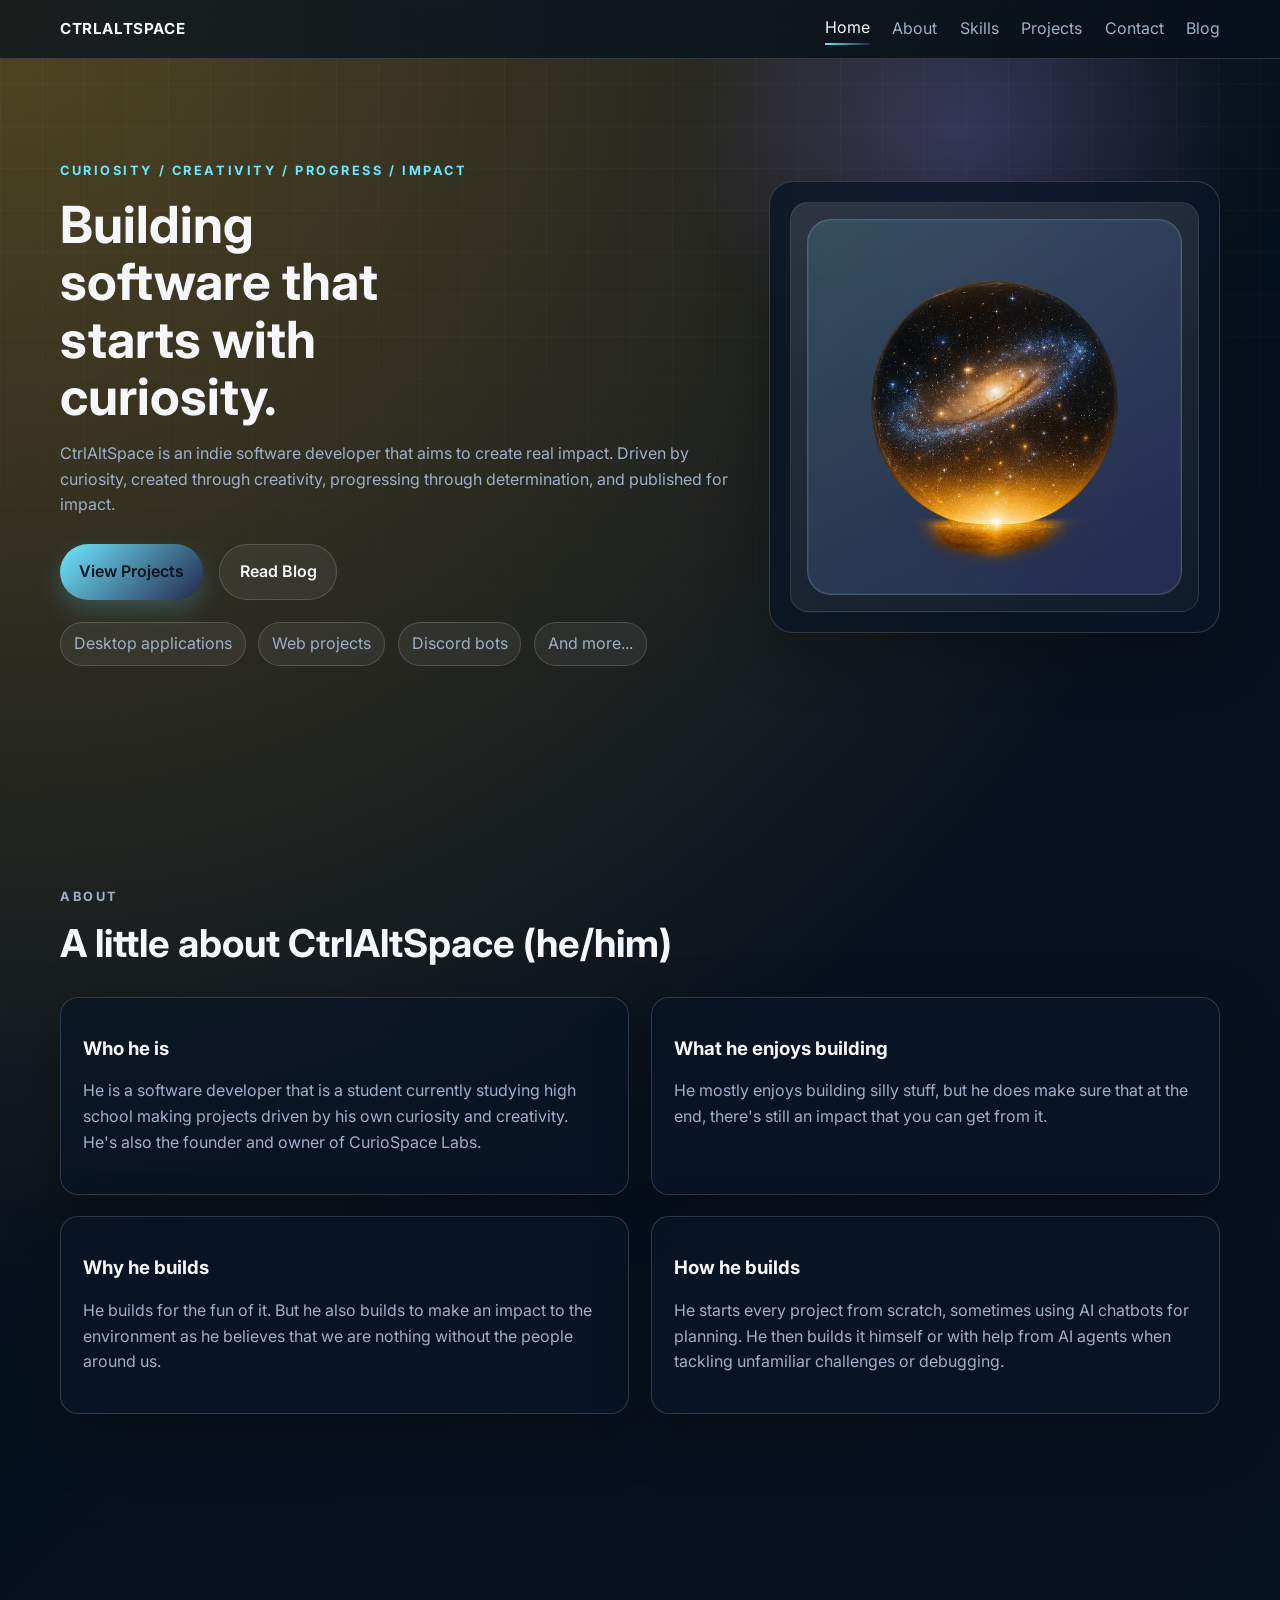
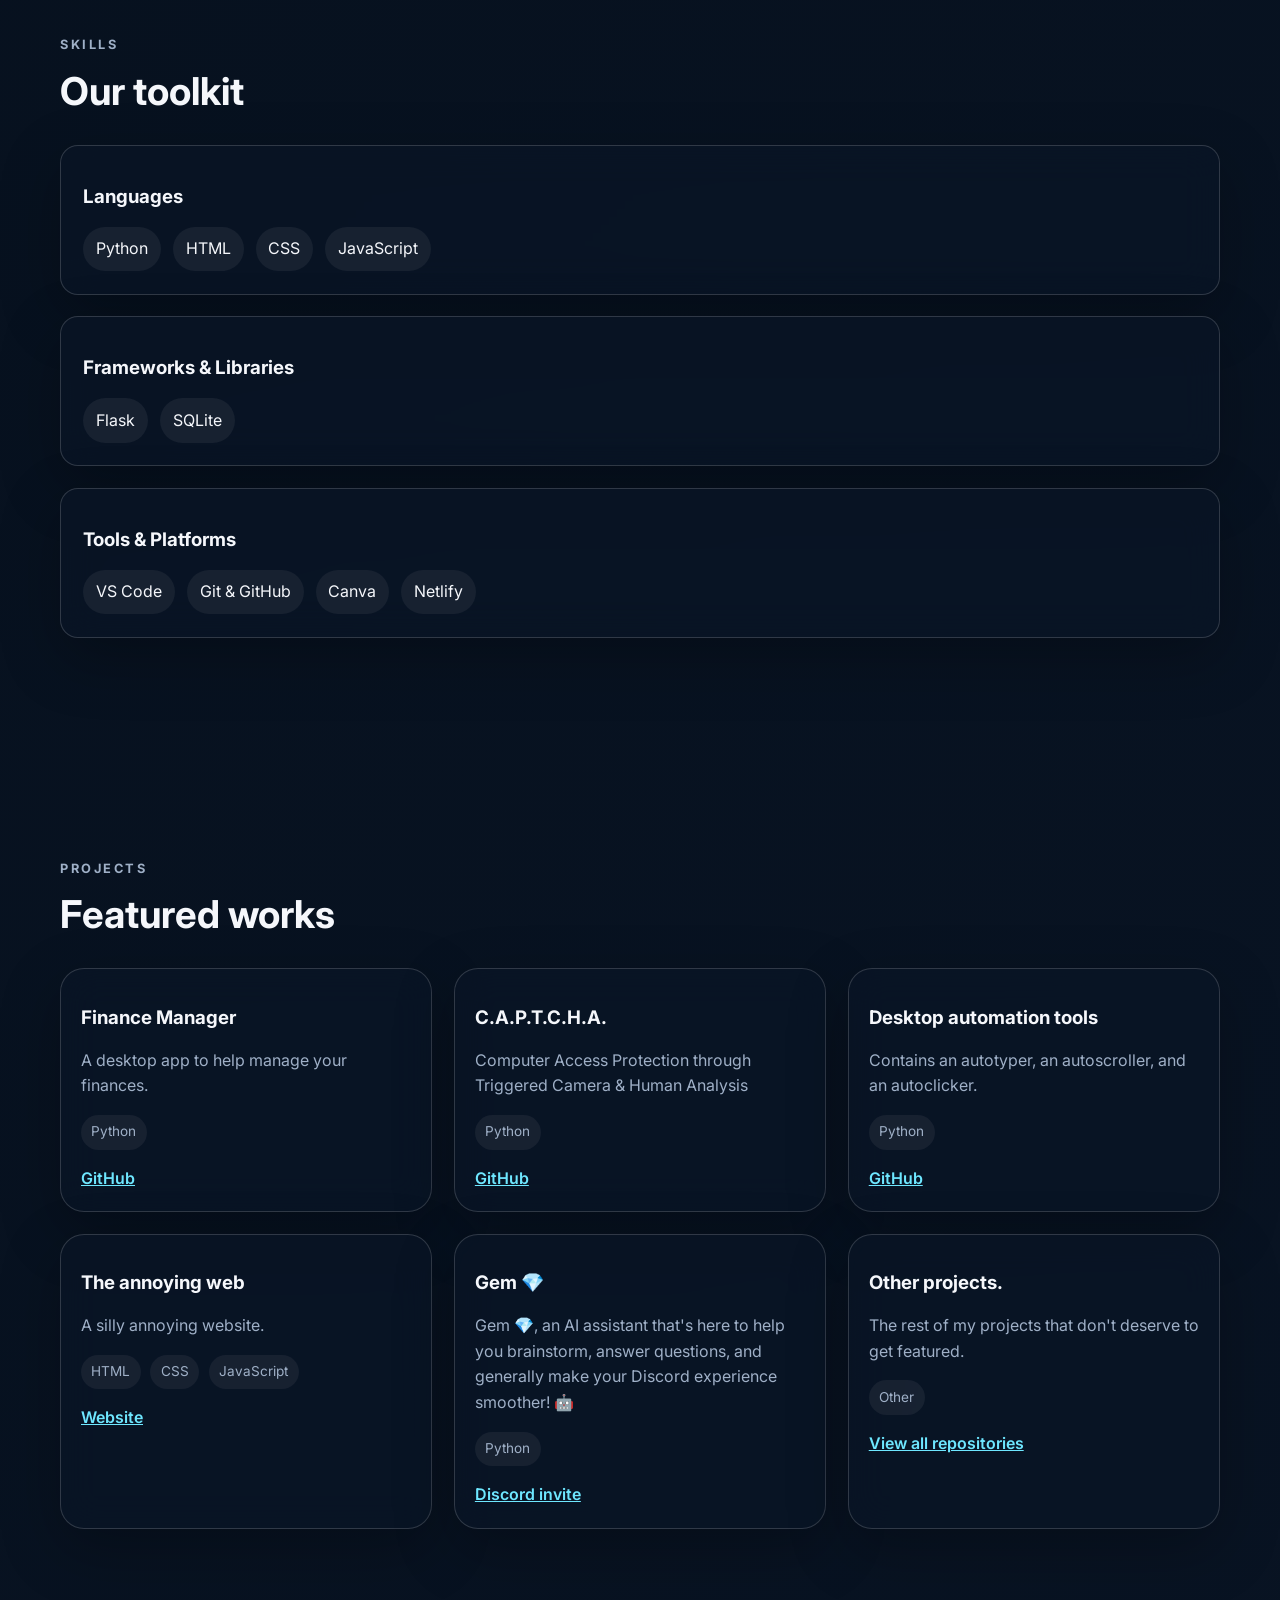
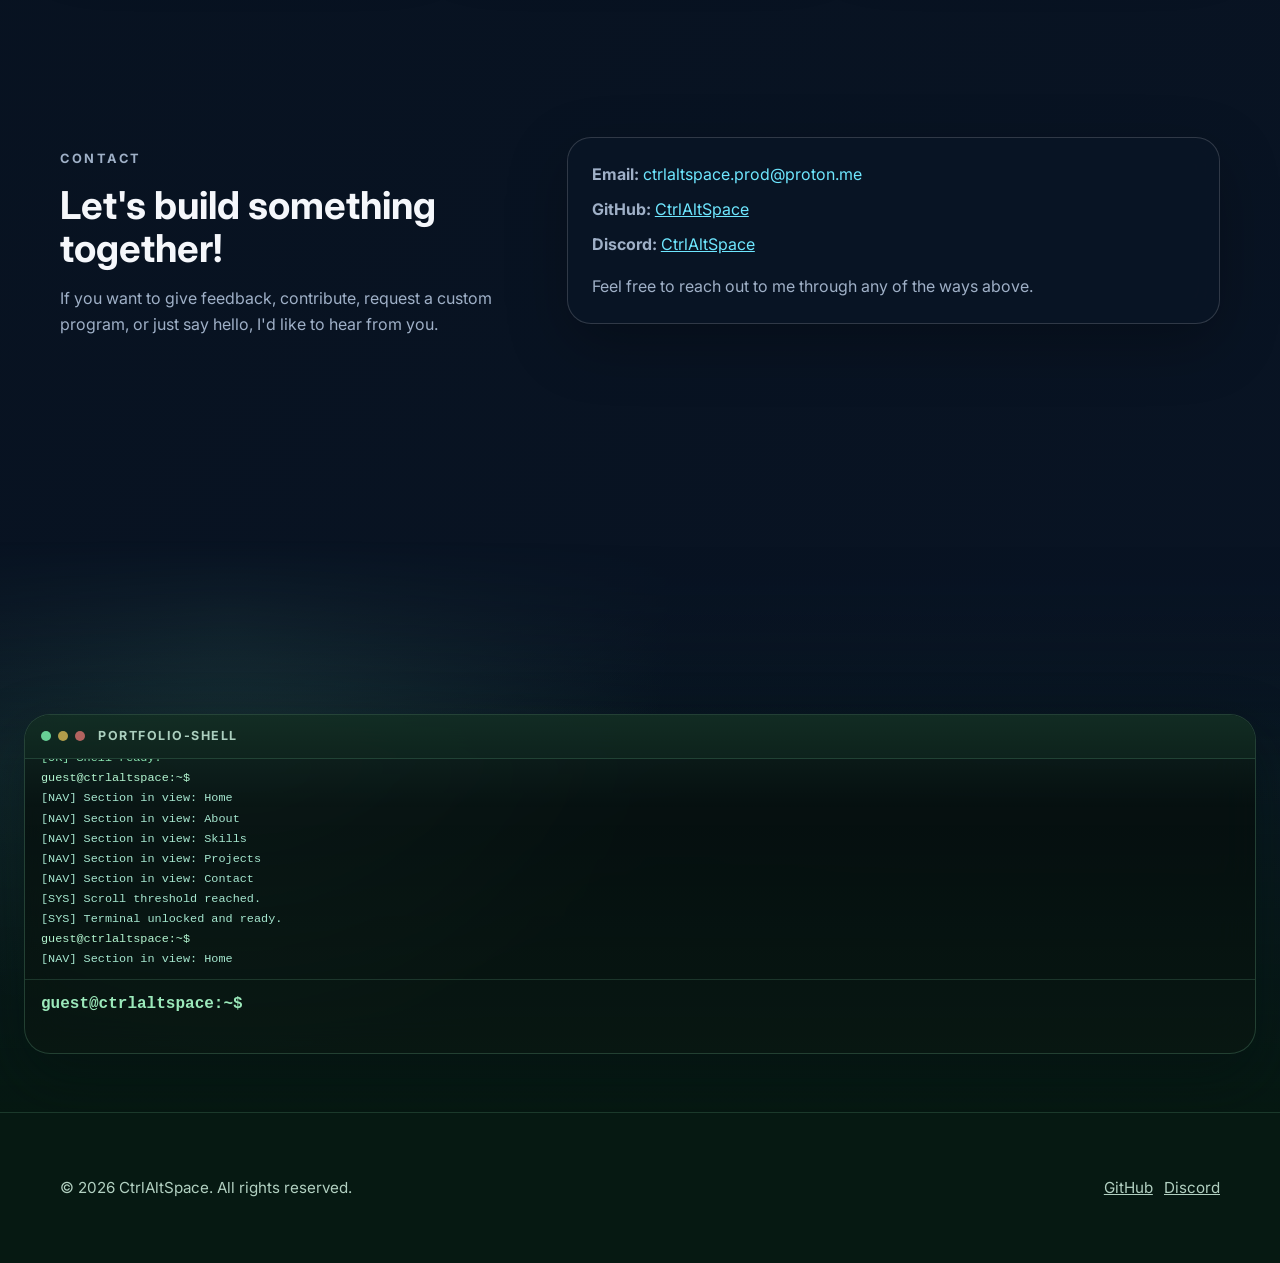
<file: index.html>
﻿<!doctype html>
<html lang="en">
  <head>
    <meta charset="UTF-8" />
    <meta name="viewport" content="width=device-width, initial-scale=1.0" />
    <meta
      name="description"
      content="CtrlAltSpace creates desktop applications, web projects, and silly stuff driven by creativity and curiosity."
    />
    <title>CtrlAltSpace</title>
    <link rel="icon" type="image/png" href="./favicon.png" />
    <link rel="preconnect" href="https://fonts.googleapis.com" />
    <link rel="preconnect" href="https://fonts.gstatic.com" crossorigin />
    <link
      href="https://fonts.googleapis.com/css2?family=Inter:wght@400;500;600;700;800&display=swap"
      rel="stylesheet"
    />
    <link rel="stylesheet" href="styles/main.css" />
    <link rel="canonical" href="https://ctrlaltspace.is-a.dev/" />
  </head>
  <body>
    <a class="skip-link" href="#main-content">Skip to content</a>

    <header class="site-header">
      <nav class="nav container" aria-label="Primary navigation">
        <a class="brand" href="#home">CtrlAltSpace</a>
        <button
          class="nav-toggle"
          type="button"
          aria-label="Open navigation"
          aria-expanded="false"
        >
          <span></span>
          <span></span>
          <span></span>
        </button>
        <div class="nav-links">
          <a href="#home" class="active">Home</a>
          <a href="#about">About</a>
          <a href="#skills">Skills</a>
          <a href="#projects">Projects</a>
          <a href="#contact">Contact</a>
          <a href="/blog">Blog</a>
        </div>
      </nav>
    </header>

    <main id="main-content">
      <section class="hero section" id="home">
        <div class="hero-glow"></div>
        <div class="container hero-grid">
          <div class="hero-copy reveal">
            <p class="eyebrow">Curiosity / Creativity / Progress / Impact</p>

            <h1>Building software that starts with curiosity.</h1>

            <p class="hero-text">
              CtrlAltSpace is an indie software developer that aims to
              create real impact. Driven by curiosity, created through
              creativity, progressing through determination, and published for
              impact.
            </p>
            <div class="hero-actions">
              <a class="btn btn-primary" href="#projects">View Projects</a>
              <a class="btn btn-secondary" href="/blog">Read Blog</a>
            </div>
            <ul class="hero-highlights" aria-label="Highlights">
              <li>Desktop applications</li>
              <li>Web projects</li>
              <li>Discord bots</li>
              <li>And more...</li>
            </ul>
          </div>
          <div class="hero-card reveal" aria-label="Portrait image card">
            <div class="card-surface image-card-surface">
              <div class="portrait-frame">
                <img
                  src="pfp.png"
                  alt="CtrlAltSpace logo"
                  class="portrait-image"
                />
              </div>
            </div>
          </div>
        </div>
      </section>

      <section class="section" id="about">
        <div class="container reveal">
          <div class="section-heading">
            <p class="eyebrow">About</p>
            <h2>A little about CtrlAltSpace (he/him)</h2>
          </div>
          <div class="about-grid">
            <article class="info-card">
              <h3>Who he is</h3>
              <p>
                He is a software developer that is a student currently
                studying high school making projects driven by his
                own curiosity and creativity. He's also the founder
                and owner of CurioSpace Labs.
              </p>
            </article>
            <article class="info-card">
              <h3>What he enjoys building</h3>
              <p>
                He mostly enjoys building silly stuff, but he does make sure that
                at the end, there's still an impact that you can get from it.
              </p>
            </article>
            <article class="info-card">
              <h3>Why he builds</h3>
              <p>
                He builds for the fun of it. But he also builds to make an impact
                to the environment as he believes that we are nothing without the
                people around us.
              </p>
            </article>
            <article class="info-card">
              <h3>How he builds</h3>
              <p>
                He starts every project from scratch, sometimes using AI chatbots
                for planning. He then builds it himself or with help from AI agents
                when tackling unfamiliar challenges or debugging.
              </p>
            </article>
          </div>
        </div>
      </section>

      <section class="section" id="skills">
        <div class="container reveal">
          <div class="section-heading">
            <p class="eyebrow">Skills</p>
            <h2>Our toolkit</h2>
          </div>
          <div class="skills-grid">
            <article class="skill-card">
              <h3>Languages</h3>
              <ul>
                <li>Python</li>
                <li>HTML</li>
                <li>CSS</li>
                <li>JavaScript</li>
              </ul>
            </article>
            <article class="skill-card">
              <h3>Frameworks &amp; Libraries</h3>
              <ul>
                <li>Flask</li>
                <li>SQLite</li>
              </ul>
            </article>
            <article class="skill-card">
              <h3>Tools &amp; Platforms</h3>
              <ul>
                <li>VS Code</li>
                <li>Git &amp; GitHub</li>
                <li>Canva</li>
                <li>Netlify</li>
              </ul>
            </article>
          </div>
        </div>
      </section>

      <section class="section" id="projects">
        <div class="container reveal">
          <div class="section-heading">
            <p class="eyebrow">Projects</p>
            <h2>Featured works</h2>
          </div>
          <div class="projects-grid">
            <article class="project-card">
              <div class="project-content">
                <h3>Finance Manager</h3>
                <p>A desktop app to help manage your finances.</p>
                <div class="tag-list">
                  <span>Python</span>
                </div>
                <div class="project-actions">
                  <a
                    href="https://github.com/CtrlAltSpace/Finance-Manager"
                    target="_blank"
                    rel="noopener noreferrer"
                    aria-label="View GitHub repository"
                    ><span style="text-decoration: underline">GitHub</span></a
                  >
                </div>
              </div>
            </article>
            <article class="project-card">
              <div class="project-content">
                <h3>C.A.P.T.C.H.A.</h3>
                <p>
                  Computer Access Protection through Triggered Camera & Human
                  Analysis
                </p>
                <div class="tag-list">
                  <span>Python</span>
                </div>
                <div class="project-actions">
                  <a
                    href="https://github.com/CtrlAltSpace/CAPTCHA"
                    target="_blank"
                    rel="noopener noreferrer"
                    aria-label="View GitHub repository"
                    ><span style="text-decoration: underline">GitHub</span></a
                  >
                </div>
              </div>
            </article>
            <article class="project-card">
              <div class="project-content">
                <h3>Desktop automation tools</h3>
                <p>
                  Contains an autotyper, an autoscroller, and an autoclicker.
                </p>
                <div class="tag-list">
                  <span>Python</span>
                </div>
                <div class="project-actions">
                  <a
                    href="https://github.com/CtrlAltSpace/Desktop-Automation-Tools"
                    target="_blank"
                    rel="noopener noreferrer"
                    aria-label="View GitHub repository"
                    ><span style="text-decoration: underline">GitHub</span></a
                  >
                </div>
              </div>
            </article>
            <article class="project-card">
              <div class="project-content">
                <h3>The annoying web</h3>
                <p>A silly annoying website.</p>
                <div class="tag-list">
                  <span>HTML</span>
                  <span>CSS</span>
                  <span>JavaScript</span>
                </div>
                <div class="project-actions">
                  <a
                    href="https://ctrlaltspace.github.io/the-annoying-web/"
                    target="_blank"
                    rel="noopener noreferrer"
                    aria-label="View site"
                    ><span style="text-decoration: underline">Website</span></a
                  >
                </div>
              </div>
            </article>
            <article class="project-card">
              <div class="project-content">
                <h3>Gem 💎</h3>
                <p>
                  Gem 💎, an AI assistant that's here to help you brainstorm,
                  answer questions, and generally make your Discord experience
                  smoother! 🤖
                </p>
                <div class="tag-list">
                  <span>Python</span>
                </div>
                <div class="project-actions">
                  <a
                    href="https://discord.com/oauth2/authorize?client_id=1496119217366372402"
                    target="_blank"
                    rel="noopener noreferrer"
                    aria-label="View GitHub repository"
                    ><span style="text-decoration: underline"
                      >Discord invite</span
                    ></a
                  >
                </div>
              </div>
            </article>
            <article class="project-card">
              <div class="project-content">
                <h3>Other projects.</h3>
                <p>
                  The rest of my projects that don't deserve to get featured.
                </p>
                <div class="tag-list">
                  <span>Other</span>
                </div>
                <div class="project-actions">
                  <a
                    href="https://github.com/CtrlAltSpace?tab=repositories"
                    target="_blank"
                    rel="noopener noreferrer"
                    aria-label="View GitHub repository"
                    ><span style="text-decoration: underline"
                      >View all repositories</span
                    ></a
                  >
                </div>
              </div>
            </article>
          </div>
        </div>
      </section>

      <section class="section" id="contact">
        <div class="container contact-shell reveal">
          <div class="section-heading left">
            <p class="eyebrow">Contact</p>
            <h2>Let's build something together!</h2>
            <p>
              If you want to give feedback, contribute, request a custom
              program, or just say hello, I'd like to hear from you.
            </p>
          </div>
          <div class="contact-card">
            <ul class="contact-list">
              <li>
                <strong>Email:</strong>
                <a href="mailto:ctrlaltspace.prod@proton.me"
                  >ctrlaltspace.prod@proton.me</a
                >
              </li>
              <li>
                <strong>GitHub:</strong>
                <a href="https://github.com/CtrlAltSpace"
                  ><span style="text-decoration: underline"
                    >CtrlAltSpace</span
                  ></a
                >
              </li>
              <li>
                <strong>Discord:</strong>
                <a
                  href="https://discord.com/users/1399691329671266304"
                  target="_blank"
                  rel="noopener noreferrer"
                  ><span style="text-decoration: underline"
                    >CtrlAltSpace</span
                  ></a
                >
              </li>
            </ul>
            <div class="contact-form" aria-label="Contact details">
              <p class="contact-note">
                Feel free to reach out to me through any of the ways above.
              </p>
            </div>
          </div>
        </div>
      </section>

      <div class="contact-spacer" aria-hidden="true"></div>
    </main>

    <div id="terminal-root" aria-live="polite" aria-label="Terminal log"></div>

    <footer class="site-footer">
      <div class="container footer-content">
        <p>&copy; <span id="year"></span> CtrlAltSpace. All rights reserved.</p>
        <div class="footer-links">
          <a
            href="https://github.com/CtrlAltSpace"
            target="_blank"
            rel="noopener noreferrer"
            ><span style="text-decoration: underline">GitHub</span></a
          >
          <a
            href="https://discord.com/users/1399691329671266304"
            target="_blank"
            rel="noopener noreferrer"
            ><span style="text-decoration: underline">Discord</span></a
          >
        </div>
      </div>
    </footer>

    <script src="scripts/main.js"></script>
  </body>
</html>
</file>
<file: styles/main.css>
:root {
  --bg: #07111f;
  --bg-elevated: rgba(10, 21, 38, 0.78);
  --surface: rgba(255, 255, 255, 0.08);
  --surface-strong: rgba(255, 255, 255, 0.14);
  --text: #f5f7fb;
  --muted: #9fb0c7;
  --accent: #6ee7ff;
  --accent-strong: #24284b;
  --border: rgba(255, 255, 255, 0.16);
  --radius-lg: 24px;
  --radius-md: 18px;
  --shadow: 0 20px 60px rgba(0, 0, 0, 0.26);
  --max-width: 1160px;
}

* {
  box-sizing: border-box;
}

html {
  scroll-behavior: smooth;
}

body {
  margin: 0;
  font-family: "Inter", system-ui, -apple-system, BlinkMacSystemFont, "Segoe UI", sans-serif;
  color: var(--text);
  background:
    radial-gradient(circle at top left, rgba(132, 106, 38, 0.596), transparent 28%),
    linear-gradient(135deg, #06101d 0%, #091424 100%);
  line-height: 1.6;
  min-height: 100vh;
}

body::before {
  content: "";
  position: fixed;
  inset: 0;
  background-image: linear-gradient(rgba(255, 255, 255, 0.035) 1px, transparent 1px),
    linear-gradient(90deg, rgba(255, 255, 255, 0.035) 1px, transparent 1px);
  background-size: 42px 42px;
  mask-image: linear-gradient(to bottom, rgba(0, 0, 0, 0.85), transparent);
  pointer-events: none;
  z-index: -1;
}

img {
  max-width: 100%;
  display: block;
}

a {
  color: inherit;
  text-decoration: none;
}

.container {
  width: min(var(--max-width), calc(100% - 2rem));
  margin: 0 auto;
}

.section {
  padding: 6.5rem 0;
}

.skip-link {
  position: absolute;
  left: -999px;
  top: 0;
  background: var(--accent);
  color: #02111d;
  padding: 0.75rem 1rem;
  z-index: 100;
}

.skip-link:focus {
  left: 1rem;
  top: 1rem;
}

.site-header {
  position: sticky;
  top: 0;
  z-index: 40;
  backdrop-filter: blur(24px);
  background: rgba(6, 16, 29, 0.72);
  border-bottom: 1px solid var(--border);
}

.nav {
  display: flex;
  align-items: center;
  justify-content: space-between;
  padding: 1rem 0;
}

.brand {
  font-weight: 700;
  letter-spacing: 0.04em;
  text-transform: uppercase;
  font-size: 0.95rem;
}

.nav-links {
  display: flex;
  align-items: center;
  gap: 1.4rem;
}

.nav-links a {
  color: var(--muted);
  transition: color 180ms ease, transform 180ms ease;
  position: relative;
}

.nav-links a:hover,
.nav-links a.active {
  color: var(--text);
  transform: translateY(-1px);
}

.nav-links a.active::after {
  content: "";
  position: absolute;
  left: 0;
  bottom: -0.28rem;
  width: 100%;
  height: 2px;
  background: linear-gradient(90deg, var(--accent), var(--accent-strong));
}

.nav-toggle {
  display: none;
  flex-direction: column;
  gap: 0.3rem;
  border: 0;
  background: transparent;
  padding: 0.25rem;
}

.nav-toggle span {
  width: 1.5rem;
  height: 2px;
  background: var(--text);
}

.hero {
  position: relative;
  overflow: hidden;
  padding-top: 5.6rem;
}

.hero-glow {
  position: absolute;
  inset: 0;
  background: radial-gradient(circle at 75% 10%, rgba(138, 125, 255, 0.26), transparent 24%);
  animation: float 10s ease-in-out infinite alternate;
}

.hero-grid {
  display: grid;
  grid-template-columns: 1.2fr 0.8fr;
  gap: 2rem;
  align-items: center;
}

.error-page {
  min-height: calc(100vh - 7rem);
  display: flex;
  align-items: center;
}

.error-content {
  max-width: 720px;
}

.error-content h1 {
  font-size: clamp(3rem, 8vw, 6rem);
  margin: 0 0 1rem;
}

.error-content code {
  padding: 0.12rem 0.35rem;
  border-radius: 6px;
  background: rgba(255, 255, 255, 0.08);
  color: var(--accent);
  font-family: ui-monospace, SFMono-Regular, Consolas, "Liberation Mono", monospace;
  font-size: 0.95em;
}

.eyebrow {
  font-size: 0.8rem;
  font-weight: 700;
  letter-spacing: 0.2em;
  text-transform: uppercase;
  color: var(--accent);
  margin-bottom: 0.9rem;
}

h1,
h2,
h3 {
  line-height: 1.12;
}

.hero h1 {
  font-size: clamp(2.5rem, 4vw, 4.3rem);
  margin: 0 0 1rem;
  max-width: 10ch;
}

.hero h1 span {
  color: var(--accent);
}

.hero-text,
.section-heading p,
.info-card p,
.project-content p,
.contact-shell p {
  color: var(--muted);
}

.hero-actions {
  display: flex;
  flex-wrap: wrap;
  gap: 1rem;
  margin-top: 1.6rem;
}

.btn {
  display: inline-flex;
  align-items: center;
  justify-content: center;
  border-radius: 999px;
  padding: 0.9rem 1.2rem;
  font-weight: 600;
  transition: transform 180ms ease, box-shadow 180ms ease, background 180ms ease;
}

.btn:hover {
  transform: translateY(-2px);
}

.btn-primary {
  background: linear-gradient(135deg, var(--accent), var(--accent-strong));
  color: #04131f;
  box-shadow: 0 10px 25px rgba(115, 216, 255, 0.22);
}

.btn-secondary {
  background: rgba(255, 255, 255, 0.06);
  border: 1px solid var(--border);
}

.hero-highlights {
  display: flex;
  flex-wrap: wrap;
  gap: 0.8rem;
  padding: 0;
  margin: 1.4rem 0 0;
  list-style: none;
}

.hero-highlights li {
  padding: 0.5rem 0.8rem;
  border-radius: 999px;
  background: rgba(255, 255, 255, 0.06);
  color: var(--muted);
  border: 1px solid var(--border);
}

.hero-card,
.info-card,
.skill-card,
.project-card,
.contact-card,
.post-card,
.blog-sidebar {
  background: var(--bg-elevated);
  border: 1px solid var(--border);
  box-shadow: var(--shadow);
  backdrop-filter: blur(18px);
}

.hero-card {
  padding: 1.25rem;
  border-radius: var(--radius-lg);
}

.card-surface {
  border-radius: calc(var(--radius-lg) - 6px);
  padding: 1.6rem;
  background: linear-gradient(160deg, rgba(255, 255, 255, 0.12), rgba(255, 255, 255, 0.04));
  border: 1px solid rgba(255, 255, 255, 0.1);
}

.image-card-surface {
  padding: 1rem;
}

.portrait-frame {
  aspect-ratio: 1 / 1;
  border-radius: 24px;
  overflow: hidden;
  border: 1px solid rgba(255, 255, 255, 0.16);
  background: linear-gradient(135deg, rgba(110, 231, 255, 0.15), rgba(124, 108, 255, 0.18));
  display: flex;
  align-items: center;
  justify-content: center;
  box-shadow: inset 0 0 0 1px rgba(255, 255, 255, 0.05);
}

.portrait-image {
  width: 100%;
  height: 100%;
  object-fit: cover;
  display: block;
}

.card-label {
  text-transform: uppercase;
  letter-spacing: 0.18em;
  font-size: 0.72rem;
  color: var(--accent);
  margin: 0 0 0.75rem;
}

.section-heading {
  max-width: 720px;
  margin-bottom: 2rem;
}

.section-heading.left {
  margin-bottom: 0;
}

.section-heading h2 {
  font-size: clamp(1.8rem, 3vw, 2.4rem);
  margin: 0 0 0.75rem;
}

.about-grid,
.skills-grid,
.projects-grid {
  display: grid;
  gap: 1.35rem;
}

.about-grid {
  grid-template-columns: repeat(2, minmax(0, 1fr));
}

.info-card,
.skill-card {
  border-radius: var(--radius-md);
  padding: 1.4rem;
}

.skill-card ul {
  list-style: none;
  padding: 0;
  margin: 1rem 0 0;
  display: flex;
  flex-wrap: wrap;
  gap: 0.75rem;
}

.skill-card li {
  padding: 0.6rem 0.8rem;
  border-radius: 999px;
  background: rgba(255, 255, 255, 0.06);
  color: var(--text);
}

.projects-grid {
  grid-template-columns: repeat(3, minmax(0, 1fr));
}

.project-card {
  border-radius: var(--radius-lg);
  overflow: hidden;
  transition: transform 220ms ease, border-color 220ms ease;
}

.project-card:hover {
  transform: translateY(-6px);
  border-color: rgba(115, 216, 255, 0.4);
}

.project-content {
  padding: 1.25rem;
}

.tag-list {
  display: flex;
  flex-wrap: wrap;
  gap: 0.6rem;
  margin: 0.8rem 0 1rem;
}

.tag-list span,
.blog-tags span {
  display: inline-flex;
  align-items: center;
  border-radius: 999px;
  padding: 0.4rem 0.65rem;
  background: rgba(255, 255, 255, 0.06);
  color: var(--muted);
  font-size: 0.85rem;
}

.project-actions {
  display: flex;
  gap: 0.8rem;
  flex-wrap: wrap;
}

.project-actions a {
  color: var(--accent);
  font-weight: 600;
}

.contact-shell {
  display: grid;
  grid-template-columns: 0.85fr 1.15fr;
  gap: 1.5rem;
  align-items: start;
}

.contact-card {
  border-radius: var(--radius-lg);
  padding: 1.5rem;
}

.contact-spacer {
  height: clamp(220px, 26vh, 420px);
}

.contact-list {
  list-style: none;
  padding: 0;
  margin: 0 0 1rem;
  display: grid;
  gap: 0.6rem;
  color: var(--muted);
}

.contact-list a {
  color: var(--accent);
}

.contact-form {
  display: grid;
  gap: 0.65rem;
}

.contact-note {
  color: var(--muted);
  margin: 0;
}

.site-footer {
  padding: 2rem 0 3rem;
  border-top: 1px solid var(--border);
  position: relative;
  z-index: 1;
}

.footer-content {
  display: flex;
  align-items: center;
  justify-content: space-between;
  gap: 1rem;
  flex-wrap: wrap;
  font-size: 0.95rem;
  color: var(--muted);
}

#terminal-root.is-interactive ~ .site-footer {
  margin-top: 0;
}

.footer-links {
  margin-left: auto;
  display: flex;
  align-items: center;
  gap: 0.7rem;
}

.blog-hero {
  padding-top: 2.5rem;
  padding-bottom: 3rem;
}

.blog-back-button {
  margin: 0 0 1.4rem;
}

.blog-hero-meta {
  margin-top: 1rem;
}

.blog-divider {
  width: 100%;
  height: 1px;
  margin-top: 1.5rem;
  background: var(--border);
}

.blog-toolbar {
  display: flex;
  flex-wrap: wrap;
  align-items: center;
  gap: 1rem;
  margin-top: 1rem;
}

.blog-toolbar input {
  max-width: 320px;
  padding: 0.9rem 1rem;
  border-radius: 999px;
  border: 1px solid var(--border);
  background: rgba(255, 255, 255, 0.06);
  color: var(--text);
}

.blog-toggle {
  border: 1px solid var(--border);
}


.blog-grid {
  display: grid;
  gap: 1.5rem;
  grid-template-columns: 1.35fr 0.65fr;
}

.blog-main {
  grid-column: 1 / -1;
}

.featured-post,
.post-card {
  border-radius: var(--radius-lg);
  padding: 1.35rem;
  overflow-wrap: anywhere;
}

.post-meta {
  color: var(--accent);
  font-size: 0.9rem;
  margin: 0 0 0.6rem;
}

.post-link {
  display: block;
  color: inherit;
  overflow-wrap: anywhere;
}

.post-link h2,
.post-link p {
  margin-left: 0;
  margin-right: 0;
}

.post-preview {
  display: -webkit-box;
  overflow: hidden;
  -webkit-box-orient: vertical;
  -webkit-line-clamp: 3;
}

.post-link:hover h2,
.post-link:focus-visible h2,
.read-more,
.back-link {
  color: var(--accent);
}

.read-more,
.back-link {
  display: inline-flex;
  margin-top: 0.4rem;
  font-weight: 700;
}

.full-post {
  max-width: 820px;
  padding: 0;
  overflow-wrap: anywhere;
}

.back-button {
  border: 1px solid var(--border);
  border-radius: 999px;
  padding: 0.8rem 1.05rem;
  background: rgba(255, 255, 255, 0.06);
  color: var(--text);
  cursor: pointer;
  font: inherit;
  font-weight: 700;
  transition: transform 180ms ease, border-color 180ms ease, color 180ms ease;
}

.back-button:hover,
.back-button:focus-visible {
  border-color: rgba(115, 216, 255, 0.55);
  color: var(--accent);
  transform: translateY(-2px);
}

.full-post-body {
  color: var(--muted);
  font-size: 1.08rem;
  line-height: 1.8;
  overflow-wrap: anywhere;
  word-break: break-word;
}

.blog-pagination {
  display: flex;
  flex-wrap: wrap;
  justify-content: center;
  gap: 0.6rem;
  margin-top: 1.5rem;
}

.page-link {
  display: inline-flex;
  align-items: center;
  justify-content: center;
  min-width: 2.5rem;
  min-height: 2.5rem;
  border-radius: 999px;
  border: 1px solid var(--border);
  color: var(--text);
  font-weight: 700;
  background: rgba(255, 255, 255, 0.05);
}

.page-link:hover,
.page-link:focus-visible,
.page-link.active {
  border-color: rgba(115, 216, 255, 0.55);
  color: var(--accent);
}

.posts-list {
  display: grid;
  gap: 1rem;
  margin-top: 1rem;
}

.blog-sidebar {
  border-radius: var(--radius-lg);
  padding: 1.35rem;
  align-self: start;
}

.blog-sidebar ul {
  padding-left: 1rem;
  color: var(--muted);
}

.blog-sidebar li + li {
  margin-top: 0.7rem;
}

.reveal {
  opacity: 0;
  transform: translateY(24px);
  transition: opacity 600ms ease, transform 600ms ease;
}

.reveal.is-visible {
  opacity: 1;
  transform: translateY(0);
}

body[data-theme="light"] {
  --bg: #ecf3f7;
  --bg-elevated: rgba(255, 255, 255, 0.7);
  --surface: rgba(17, 38, 57, 0.04);
  --surface-strong: rgba(17, 38, 57, 0.08);
  --text: #122334;
  --muted: #4d6479;
  --accent: #1e7a6f;
  --accent-strong: #abdbab;
  --border: rgba(13, 36, 54, 0.12);
  background:
    radial-gradient(circle at top left, rgba(18, 96, 70, 0.14), transparent 28%),
    linear-gradient(135deg, #edf4f6 0%, #dfe9ef 100%);
}

body[data-theme="light"] .nav-links a,
body[data-theme="light"] .hero-text,
body[data-theme="light"] .section-heading p,
body[data-theme="light"] .info-card p,
body[data-theme="light"] .project-content p,
body[data-theme="light"] .contact-shell p,
body[data-theme="light"] .contact-list,
body[data-theme="light"] .tag-list span,
body[data-theme="light"] .hero-highlights li,
body[data-theme="light"] .site-footer,
body[data-theme="light"] .footer-content,
body[data-theme="light"] .skill-card li {
  color: var(--muted);
}

#terminal-root {
  position: fixed;
  left: 50%;
  bottom: 18px;
  transform: translateX(-50%);
  width: calc(100vw - 48px);
  z-index: 60;
  pointer-events: none;
  transition: position 500ms cubic-bezier(0.22, 1, 0.36, 1), left 500ms cubic-bezier(0.22, 1, 0.36, 1), bottom 500ms cubic-bezier(0.22, 1, 0.36, 1), transform 500ms cubic-bezier(0.22, 1, 0.36, 1), width 500ms cubic-bezier(0.22, 1, 0.36, 1), margin 500ms cubic-bezier(0.22, 1, 0.36, 1);
}

#terminal-root.is-interactive {
  position: relative;
  left: auto;
  bottom: auto;
  transform: none;
  width: calc(100% - 48px);
  margin: 1.5rem auto 3.5rem;
  pointer-events: auto;
  z-index: 2;
}

body.terminal-activated #terminal-root.is-interactive::before {
  content: "";
  position: absolute;
  inset: -16rem calc(50% - 50vw) -4rem;
  z-index: -1;
  background:
    radial-gradient(circle at 18% 24%, rgba(116, 211, 171, 0.18), transparent 38%),
    linear-gradient(
      180deg,
      rgba(7, 18, 29, 0) 0%,
      rgba(8, 24, 28, 0.08) 18%,
      rgba(9, 29, 31, 0.52) 48%,
      #061912 100%
    );
  pointer-events: none;
  -webkit-mask-image: linear-gradient(to bottom, transparent 0%, rgba(0, 0, 0, 0) 12%, #000 46%);
  mask-image: linear-gradient(to bottom, transparent 0%, rgba(0, 0, 0, 0) 12%, #000 46%);
}

body.terminal-activated #terminal-root.is-interactive ~ .site-footer {
  background: #061912;
  border-top-color: rgba(154, 255, 198, 0.14);
  color: rgba(216, 249, 232, 0.82);
  padding-top: 3rem;
  z-index: 3;
}

body.terminal-activated #terminal-root.is-interactive ~ .site-footer .footer-content,
body.terminal-activated #terminal-root.is-interactive ~ .site-footer .footer-links a {
  color: rgba(216, 249, 232, 0.82);
}

.terminal-dock {
  position: relative;
  pointer-events: auto;
  background: rgba(6, 15, 12, 0.72);
  border: 1px solid rgba(154, 255, 198, 0.2);
  border-radius: 20px 20px 16px 16px;
  box-shadow: 0 18px 40px rgba(0, 0, 0, 0.28);
  backdrop-filter: blur(18px);
  color: #d8f9e8;
  overflow: hidden;
  transition: width 600ms cubic-bezier(0.22, 1, 0.36, 1), height 600ms cubic-bezier(0.22, 1, 0.36, 1), border-radius 600ms cubic-bezier(0.22, 1, 0.36, 1), transform 600ms cubic-bezier(0.22, 1, 0.36, 1), box-shadow 600ms cubic-bezier(0.22, 1, 0.36, 1), min-height 600ms cubic-bezier(0.22, 1, 0.36, 1);
  min-height: 160px;
}

.terminal-dock::before {
  content: "";
  position: absolute;
  inset: 0;
  background: linear-gradient(180deg, rgba(125, 255, 204, 0.08), transparent 28%, rgba(129, 255, 184, 0.03));
  pointer-events: none;
}

.terminal-dock.is-interactive {
  width: 100%;
  min-height: 340px;
  border-radius: 26px;
  box-shadow: 0 24px 60px rgba(5, 16, 15, 0.42);
  transform: translateY(-2px);
}

.terminal-header {
  display: flex;
  align-items: center;
  gap: 0.8rem;
  padding: 0.72rem 1rem;
  border-bottom: 1px solid rgba(154, 255, 198, 0.14);
  background: rgba(10, 29, 23, 0.8);
}

.terminal-window-controls {
  display: inline-flex;
  gap: 0.45rem;
}

.terminal-window-controls span {
  display: inline-block;
  width: 10px;
  height: 10px;
  border-radius: 50%;
  background: rgba(214, 245, 227, 0.7);
}

.terminal-window-controls span:nth-child(1) { background: rgba(123, 247, 175, 0.82); }
.terminal-window-controls span:nth-child(2) { background: rgba(255, 205, 86, 0.7); }
.terminal-window-controls span:nth-child(3) { background: rgba(255, 117, 117, 0.7); }

.terminal-title {
  color: rgba(216, 249, 232, 0.8);
  font-size: 0.78rem;
  font-weight: 700;
  letter-spacing: 0.12em;
  text-transform: uppercase;
}

.terminal-log {
  min-height: 88px;
  max-height: 160px;
  overflow: auto;
  padding: 0.9rem 1rem 0.55rem;
  font-family: "SFMono-Regular", Consolas, "Liberation Mono", Menlo, monospace;
  font-size: 0.74rem;
  line-height: 1.7;
  color: rgba(214, 249, 227, 0.9);
  scrollbar-width: thin;
  scrollbar-color: rgba(154, 255, 198, 0.3) transparent;
}

.terminal-line {
  white-space: pre-wrap;
  word-break: break-word;
  margin: 0;
}

.terminal-input-row {
  display: none;
  align-items: center;
  gap: 0.5rem;
  padding: 0.7rem 1rem 1rem;
  font-family: "SFMono-Regular", Consolas, "Liberation Mono", Menlo, monospace;
  color: #d7f9e7;
}

.terminal-dock.is-interactive .terminal-input-row {
  display: flex;
}

.terminal-prompt {
  white-space: nowrap;
  color: #9ce9bb;
  font-weight: 700;
}

.terminal-input {
  flex: 1;
  background: transparent;
  border: 0;
  outline: none;
  color: #effff7;
  font: inherit;
  min-width: 0;
  caret-color: #dfffe9;
}

.terminal-input::placeholder {
  color: rgba(223, 255, 233, 0.4);
}

.terminal-line.command {
  color: #b5f6d1;
}

.terminal-line.output {
  color: rgba(214, 249, 227, 0.9);
}

.terminal-line.error {
  color: #ffb8b8;
}

.terminal-line.system {
  color: #a7e7d0;
}

.terminal-line.ok {
  color: #8be4b0;
}

.terminal-line.warning {
  color: #f4df8d;
}

.terminal-dock.is-interactive .terminal-log {
  max-height: 220px;
  min-height: 120px;
}

.terminal-dock.is-interactive .terminal-input-row {
  border-top: 1px solid rgba(154, 255, 198, 0.14);
}


.visually-hidden {
  position: absolute;
  width: 1px;
  height: 1px;
  padding: 0;
  margin: -1px;
  overflow: hidden;
  clip: rect(0, 0, 0, 0);
  white-space: nowrap;
  border: 0;
}

@keyframes terminal-cursor {
  0%, 50% { opacity: 1; }
  50.01%, 100% { opacity: 0; }
}

@keyframes float {
  from {
    transform: translate3d(0, 0, 0);
  }
  to {
    transform: translate3d(0, 8px, 0);
  }
}

@media (max-width: 900px) {
  .hero-grid,
  .contact-shell,
  .blog-grid,
  .projects-grid {
    grid-template-columns: 1fr;
  }

  .about-grid {
    grid-template-columns: 1fr 1fr;
  }
}

@media (max-width: 700px) {
  #terminal-root,
  #terminal-root.is-interactive {
    width: calc(100vw - 24px);
  }

  .nav {
    position: relative;
  }

  .nav-toggle {
    display: flex;
  }

  .nav-links {
    display: none;
    position: absolute;
    top: calc(100% + 0.6rem);
    right: 0;
    flex-direction: column;
    align-items: flex-start;
    padding: 0.9rem;
    border-radius: 16px;
    border: 1px solid var(--border);
    background: rgba(7, 17, 31, 0.96);
    box-shadow: var(--shadow);
    min-width: 180px;
  }

  .nav-links a {
    width: 100%;
    padding: 0.55rem 0;
  }

  .section {
    padding: 4.6rem 0;
  }

  .about-grid {
    grid-template-columns: 1fr;
  }

  .hero {
    padding-top: 4rem;
  }

  .hero h1 {
    max-width: 100%;
  }

  .footer-content {
    flex-direction: column;
    align-items: flex-start;
  }
}

@media (prefers-reduced-motion: reduce) {
  html {
    scroll-behavior: auto;
  }

  *,
  *::before,
  *::after {
    animation-duration: 0.01ms !important;
    animation-iteration-count: 1 !important;
    transition-duration: 0.01ms !important;
    scroll-behavior: auto !important;
  }
}
</file>
